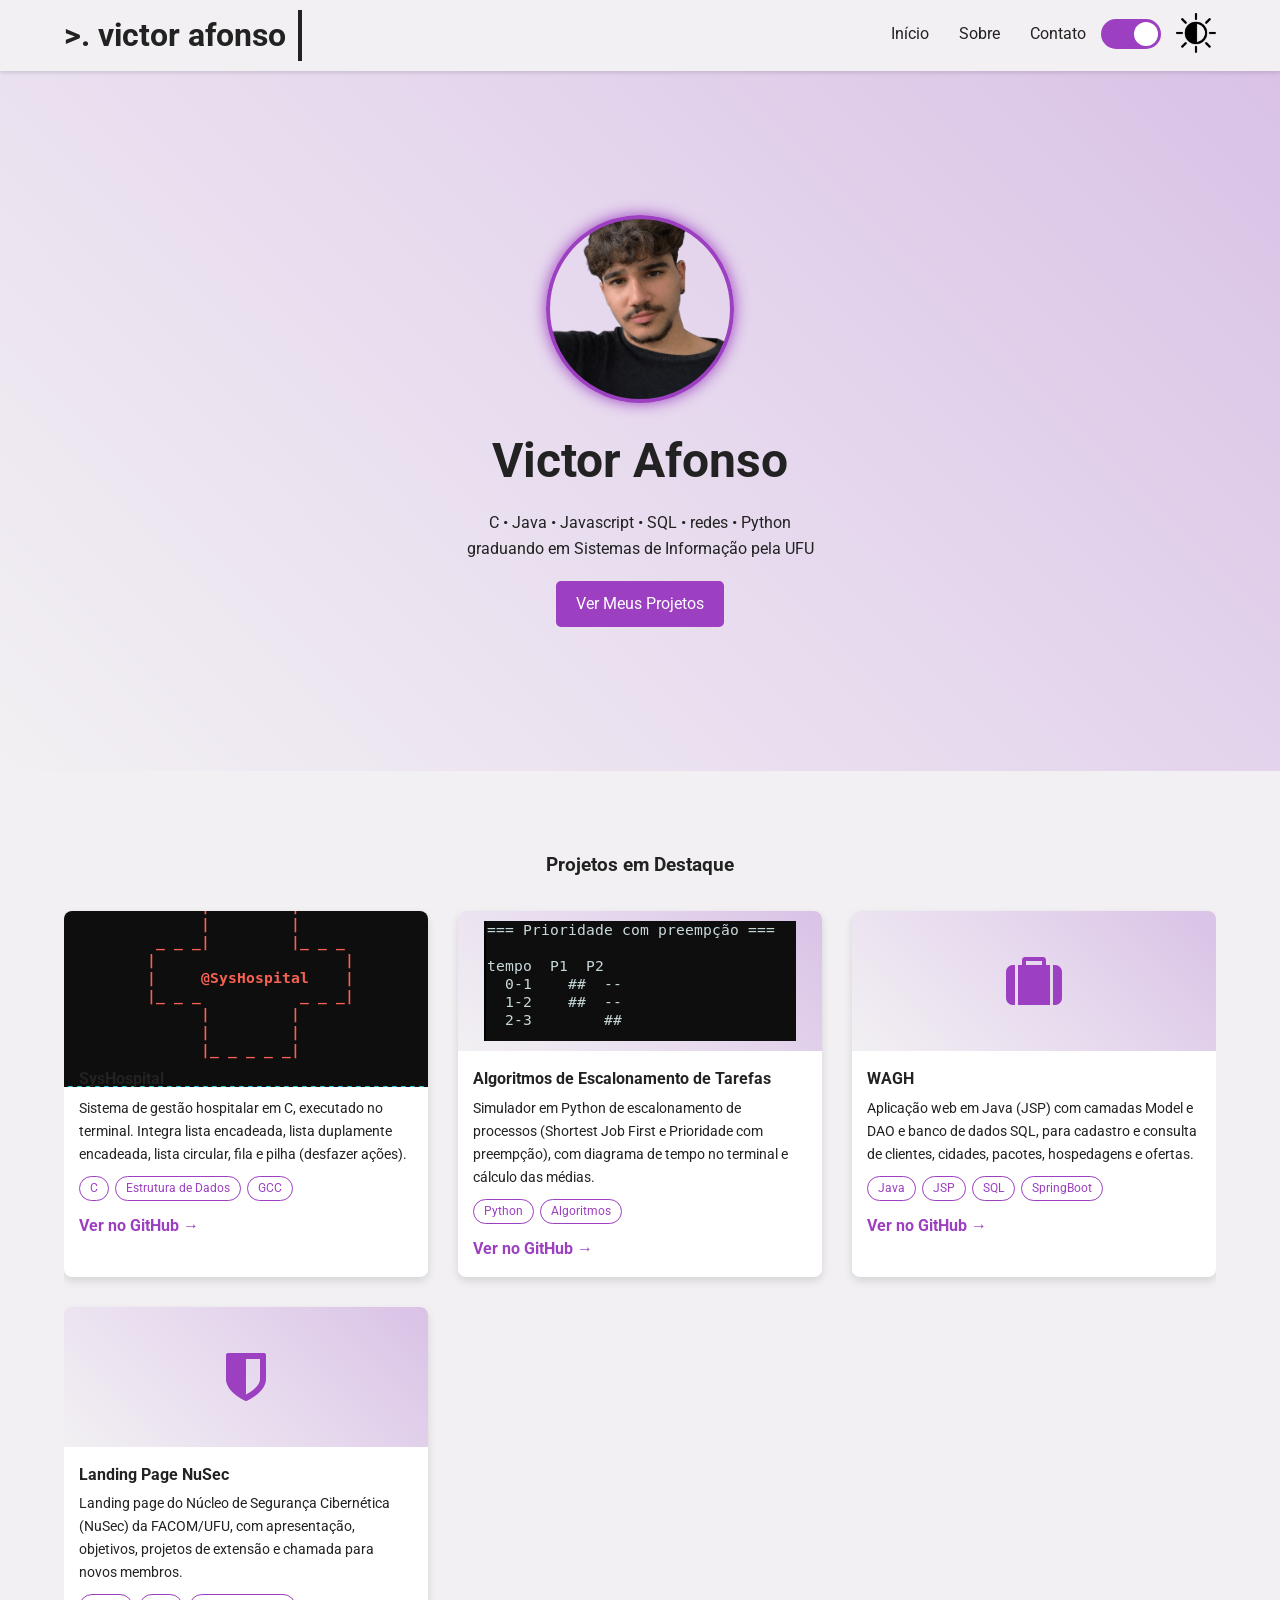
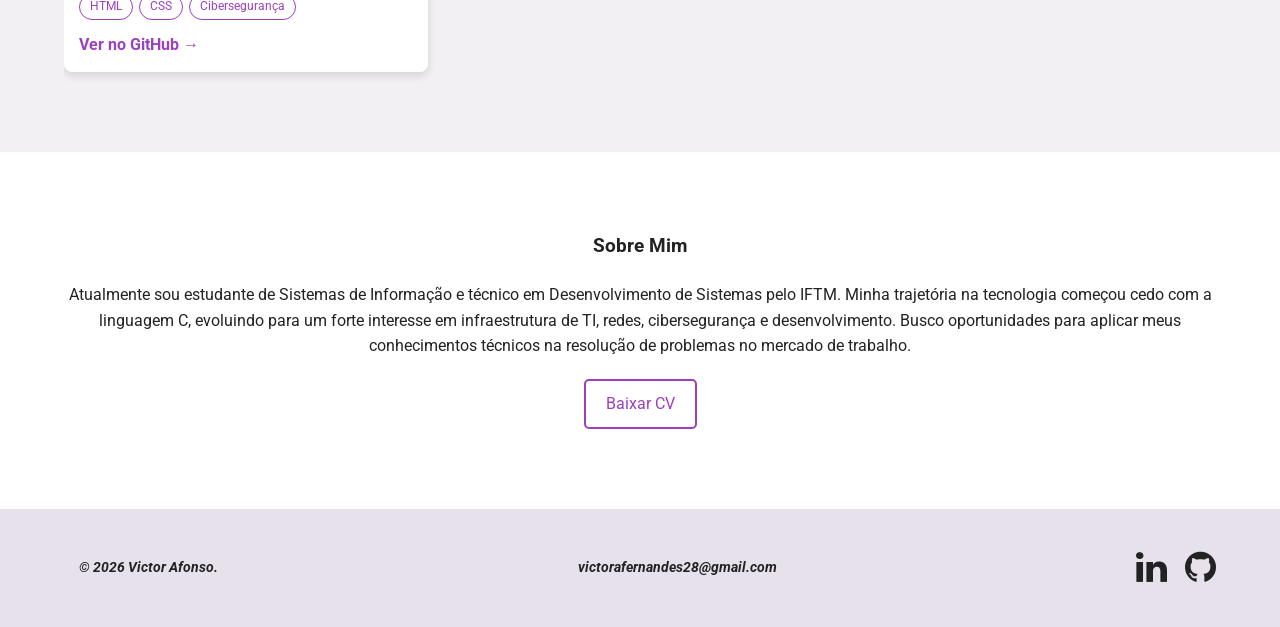
<file: assets/index.html>
<!DOCTYPE html>
<html lang="pt-BR">
<head>
    <meta charset="UTF-8">
    <meta name="viewport" content="width=device-width, initial-scale=1.0">
    <meta name="author" content="Victor Afonso">
    <meta name="description" content="Portfólio de Victor Afonso, graduando em Sistemas de Informação pela UFU: projetos em C, Java, Python, SQL e cibersegurança.">
    <meta name="theme-color" content="#262627">
    <title>Victor Afonso | Portfólio</title>

    <script>
        (function () {
            try {
                var salvo = localStorage.getItem('tema');
                var claro = salvo ? salvo === 'claro'
                                  : window.matchMedia('(prefers-color-scheme: light)').matches;
                if (claro) document.documentElement.classList.add('bright-mode');
            } catch (e) {}
        })();
    </script>

    <link rel="stylesheet" href="css/style.css">
    <link rel="icon" href="icons/favicon.ico">
    <link rel="stylesheet" href="https://cdnjs.cloudflare.com/ajax/libs/font-awesome/4.7.0/css/font-awesome.min.css">
</head>
<body>

    <header>
        <div class="container">
            <h1 class="typing-effect">>. victor afonso</h1>
            <nav>
                <ul>
                    <li><a href="#inicio">Início</a></li>
                    <li><a href="#sobre">Sobre</a></li>
                    <li><a href="#contato">Contato</a></li>
                    <li class="mode">
                        <label class="interruptor" title="Alternar modo claro/escuro">
                            <input type="checkbox" id="tema" aria-label="Ativar modo claro">
                            <span class="slider"></span>
                        </label>
                    </li>
                    <li><img class="imgmode" src="icons/png_modo_noturno.png" alt="" aria-hidden="true"></li>
                </ul>
            </nav>
        </div>
    </header>

    <section id="inicio" class="hero">
        <div class="container">
            <div class="profilepic"></div>

            <h2> Victor Afonso</h2>
            <p>C • Java • Javascript • SQL • redes • Python</p>
            <p>graduando em Sistemas de Informação pela UFU</p>
            <a href="#portfolio" class="cta-button">Ver Meus Projetos</a>
        </div>
    </section>

    <section id="portfolio" class="portfolio">
        <div class="container">
            <h3>Projetos em Destaque</h3>
            <div class="projeto-grid">

                <article class="projeto-card">
                    <div class="projeto-thumb" aria-hidden="true"><img src="icons/syshospital.png" alt="SysHospital"></div>
                    <h4>SysHospital</h4>
                    <p>Sistema de gestão hospitalar em C, executado no terminal. Integra lista encadeada, lista duplamente encadeada, lista circular, fila e pilha (desfazer ações).</p>
                    <ul class="tags"><li>C</li><li>Estrutura de Dados</li><li>GCC</li></ul>
                    <a href="https://github.com/victorafonsofr/SysHospital" target="_blank" rel="noopener noreferrer">Ver no GitHub →</a>
                </article>

                <article class="projeto-card">
                    <div class="projeto-thumb" aria-hidden="true"><img src="icons/esca.png" alt="escalonamento"></div>
                    <h4>Algoritmos de Escalonamento de Tarefas</h4>
                    <p>Simulador em Python de escalonamento de processos (Shortest Job First e Prioridade com preempção), com diagrama de tempo no terminal e cálculo das médias.</p>
                    <ul class="tags"><li>Python</li><li>Algoritmos</li></ul>
                    <a href="https://github.com/victorafonsofr/Algoritmos_Escalonamento_de_Tarefas" target="_blank" rel="noopener noreferrer">Ver no GitHub →</a>
                </article>

                <article class="projeto-card">
                    <div class="projeto-thumb" aria-hidden="true"><i class="fa fa-suitcase"></i></div>
                    <h4>WAGH</h4>
                    <p>Aplicação web em Java (JSP) com camadas Model e DAO e banco de dados SQL, para cadastro e consulta de clientes, cidades, pacotes, hospedagens e ofertas.</p>
                    <ul class="tags"><li>Java</li><li>JSP</li><li>SQL</li><li>SpringBoot</li></ul>
                    <a href="https://github.com/victorafonsofr/WAGH" target="_blank" rel="noopener noreferrer">Ver no GitHub →</a>
                </article>

                <article class="projeto-card">
                    <div class="projeto-thumb" aria-hidden="true"><i class="fa fa-shield"></i></div>
                    <h4>Landing Page NuSec</h4>
                    <p>Landing page do Núcleo de Segurança Cibernética (NuSec) da FACOM/UFU, com apresentação, objetivos, projetos de extensão e chamada para novos membros.</p>
                    <ul class="tags"><li>HTML</li><li>CSS</li><li>Cibersegurança</li></ul>
                    <a href="https://github.com/victorafonsofr/Landing-Page-NuSec" target="_blank" rel="noopener noreferrer">Ver no GitHub →</a>
                </article>

            </div>
        </div>
    </section>

    <section id="sobre" class="sobre">
        <div class="container">
            <h3>Sobre Mim</h3>
            <p>Atualmente sou estudante de Sistemas de Informação e técnico em Desenvolvimento de Sistemas pelo IFTM. Minha trajetória na tecnologia começou cedo com a linguagem C, evoluindo para um forte interesse em infraestrutura de TI, redes, cibersegurança e desenvolvimento. Busco oportunidades para aplicar meus conhecimentos técnicos na resolução de problemas no mercado de trabalho.</p>
            <a href="cv.pdf" download="cv.pdf" class="cta-button secondary">Baixar CV</a>
        </div>
    </section>

    <footer id="contato">
        <div class="container">
            <p>&copy; 2026 Victor Afonso.</p>
            <p>victorafernandes28@gmail.com</p>
            <div class="social-links">
                <a href="https://www.linkedin.com/in/victorafonsofr/" target="_blank" rel="noopener noreferrer" aria-label="LinkedIn"><i class="fa fa-linkedin"></i></a>
                <a href="https://github.com/victorafonsofr" target="_blank" rel="noopener noreferrer" aria-label="GitHub"><i class="fa fa-github"></i></a>
            </div>
        </div>
    </footer>

    <script>
        // Botão de tema: marcado = modo claro | desmarcado = modo escuro (padrão do site)
        const interruptor = document.getElementById('tema');
        const raiz = document.documentElement;
        const metaTema = document.querySelector('meta[name="theme-color"]');

        function aplicarTema(claro) {
            raiz.classList.toggle('bright-mode', claro);
            interruptor.checked = claro;
            interruptor.setAttribute('aria-label', claro ? 'Ativar modo escuro' : 'Ativar modo claro');
            metaTema.content = claro ? '#ffffff' : '#262627';
        }

        // sincroniza o botão com o tema já aplicado pelo script do <head>
        aplicarTema(raiz.classList.contains('bright-mode'));

        interruptor.addEventListener('change', () => {
            aplicarTema(interruptor.checked);
            try { localStorage.setItem('tema', interruptor.checked ? 'claro' : 'escuro'); } catch (e) {}
        });
    </script>
</body>
</html>
</file>
<file: assets/css/style.css>
@import url('https://fonts.googleapis.com/css2?family=Roboto:ital,wght@0,100..900;1,100..900&display=swap');

*{
    margin: 0;
    padding: 0;
    font-family: "Roboto",sans-serif;
}
:root {
    color-scheme: dark;
    --cor-principal: #cb6ceb;        /* Roxo de destaque */
    --cor-secundaria: #ffffff;       /* Texto */
    --cor-fundo: #262627;            /* Fundo principal */
    --cor-fundo-escuro: #2b2a2a;     /* Fundo de seção/header */
    --cor-sombra: rgba(0, 0, 0, 0.1);
    --cor-hero: linear-gradient(45deg, rgb(75, 74, 74), rgb(63, 63, 63), black);
    --cor-rodape: #161616;
    --cor-texto-rodape: #ffffff;
    --cor-slider: #444444;
    --filtro-icone: invert(1);       /* ícone do botão é preto: inverte no escuro */
}

/* MODO CLARO: só redefine as variáveis (classe aplicada no <html>) */
html.bright-mode {
    color-scheme: light;
    --cor-principal: #9c3fc0;
    --cor-secundaria: #222222;
    --cor-fundo: #ffffff;
    --cor-fundo-escuro: #f2f0f3;
    --cor-sombra: rgba(0, 0, 0, 0.12);
    --cor-hero: linear-gradient(45deg, #f2f0f3, #e7daee, #d9c2e6);
    --cor-rodape: #e6e1ea;
    --cor-texto-rodape: #222222;
    --cor-slider: #b8b3bd;
    --filtro-icone: none;
}

body {
    font-family: 'Arial', sans-serif;
    line-height: 1.6;
    background-color: var(--cor-fundo);
    color: var(--cor-secundaria);
    transition: background-color 0.3s, color 0.3s;
}

html {
    scroll-behavior: smooth; /* precisa estar no <html>, no body não tinha efeito */
}

.container {
    width: 90%;
    max-width: 1200px;
    margin: auto;
    overflow: hidden;
    padding: 20px 0;
}

h2, h3 {
    margin-bottom: 20px;
    color: var(--cor-secundaria);
}

/* HEADER/NAVEGAÇÃO */
header {
    background: var(--cor-fundo-escuro);
    box-shadow: 0 2px 4px var(--cor-sombra);
    position: sticky;
    top: 0;
    z-index: 100;
}

.typing-effect {
    border-right: 4px solid ;
    width: 13ch;
    white-space: nowrap;
    overflow: hidden;
    animation: typing 2s steps(16), blink 0.5s infinite step-end alternate;
}

@keyframes typing {
    from { width: 0 }
    to { width: 13ch }
}
@keyframes blink {
    50% { border-color: transparent }
}

header .container {
    display: flex;
    justify-content: space-between;
    align-items: center;
    padding: 10px 0;
}

header nav ul {
    list-style: none;
    display: flex;
}

header nav ul li a {
    color: var(--cor-secundaria);
    text-decoration: none;
    padding: 10px 15px;
    display: block;
    transition: color 0.3s;
}

header nav ul li a:hover {
    color: var(--cor-principal);
}

/* BOTÃO CTA GERAL */
.cta-button {
    display: inline-block;
    background: var(--cor-principal);
    color: #fff;
    padding: 10px 20px;
    text-decoration: none;
    border-radius: 5px;
    margin-top: 20px;
    transition: background-color 0.3s;
    border: none;
    cursor: pointer;
}

.cta-button:hover {
    background: #8d34aa;
}

.secondary {
    background: transparent;
    border: 2px solid var(--cor-principal);
    color: var(--cor-principal);
}

.secondary:hover {
    background: var(--cor-principal);
    color: #fff;
}

/* SEÇÃO HERO */
.hero {
    background-image: var(--cor-hero);
    color: var(--cor-secundaria); 
    text-align: center;
    padding: 100px 0;
    min-height: 500px;
    display: flex;
    align-items: center;
    justify-content: center;
    background-color: #e9e9e9; /* Fundo de fallback */
}

.hero h2 {
    font-size: 3em;
    margin-bottom: 10px;
}


.profilepic {
    width: 180px;
    height: 180px;
    background-image: url('../icons/profpic.png'); /* Substitua pelo caminho da sua imagem */
    background-size: cover;
    background-position: center;
    border-radius: 50%;
    margin: 0 auto 20px;
    border: 4px solid var(--cor-principal);
    box-shadow: 0 0 15px var(--cor-principal);
}

/* SEÇÕES GERAIS */
section {
    padding: 60px 0;
    text-align: center;
}

/* SEÇÃO PORTFÓLIO */
.portfolio {
    background: var(--cor-fundo-escuro);
}

.projeto-grid {
    display: grid;
    grid-template-columns: repeat(auto-fit, minmax(300px, 1fr));
    gap: 30px;
    margin-top: 30px;
}

header, .portfolio, .projeto-card {
    transition: background-color 0.3s, color 0.3s, box-shadow 0.3s;
}

.projeto-card {
    background: var(--cor-fundo);
    border-radius: 8px;
    box-shadow: 0 4px 8px var(--cor-sombra);
    overflow: hidden;
    text-align: left;
    transition: transform 0.3s;
}

.projeto-card:hover {
    transform: translateY(-5px);
}

.projeto-thumb {
    height: 140px;
    display: flex;
    align-items: center;
    justify-content: center;
    background: var(--cor-hero);
    color: var(--cor-principal);
    font-size: 56px;
}

.projeto-thumb img {
    font-size: inherit;
}

.tags {
    list-style: none;
    display: flex;
    flex-wrap: wrap;
    gap: 6px;
    padding: 0 15px 12px;
}

.tags li {
    font-size: 0.75em;
    padding: 2px 10px;
    border: 1px solid var(--cor-principal);
    border-radius: 999px;
    color: var(--cor-principal);
}

.projeto-card h4 {
    margin: 15px 15px 5px;
    color: var(--cor-secundaria);
}

.projeto-card p {
    padding: 0 15px 10px;
    font-size: 0.9em;
}

.projeto-card a {
    display: inline-block;
    color: var(--cor-principal);
    text-decoration: none;
    padding: 0 15px 15px;
    font-weight: bold;
}

/* SEÇÃO CONTATO */
.contato form {
    max-width: 600px;
    margin: 20px auto;
    display: flex;
    flex-direction: column;
    gap: 15px;
    text-align: left;
}

.contato input[type="text"],
.contato input[type="email"],
.contato textarea {
    width: 100%;
    padding: 12px;
    border: 1px solid #ccc;
    border-radius: 5px;
    font-size: 1em;
}

/* RODAPÉ */
footer {
    background: var(--cor-rodape);
    color: var(--cor-texto-rodape);
    padding: 20px 0;
    transition: background-color 0.3s, color 0.3s;
    font-size: 0.9em;
}

footer .container {
    display: flex;
    justify-content: space-between;
    align-items: center;
}

footer p,
footer .social-links a {
    color: var(--cor-texto-rodape);
    font-weight: bold;
    font-style: italic;
    text-decoration: none;
    margin-left: 15px;
}

footer .social-links a:hover {
    color: var(--cor-principal);
}

footer .social-links i {
    font-size: 36px;
}

/* Interruptor de modo escuro*/

.interruptor {
    position: relative;
    display: inline-block;
    width: 60px;
    height: 30px;
}

.interruptor input {
    /* escondido visualmente, mas ainda focável pelo teclado (display:none impedia) */
    position: absolute;
    opacity: 0;
    width: 0;
    height: 0;
}

.interruptor input:focus-visible + .slider {
    outline: 2px solid var(--cor-principal);
    outline-offset: 3px;
}

.slider {
    position: absolute;
    cursor: pointer;
    inset: 0;
    background-color: var(--cor-slider);
    border-radius: 30px;
    transition: 0.3s;
}

.slider::before {
    content: "";
    position: absolute;
    width: 24px;
    height: 24px;
    left: 3px;
    top: 3px;
    background-color: white;
    border-radius: 50%;
    transition: 0.3s;
}

/* Quando estiver ativado */
.interruptor input:checked + .slider {
    background-color: var(--cor-principal);
}

.interruptor input:checked + .slider::before {
    transform: translateX(30px);
}

.mode{
    margin-top: 8px;
}

.imgmode{
    height: 40px;
    width: 40px;
    margin-left: 15px;   
    margin-top: 2px;
    filter: var(--filtro-icone);

}

@media (prefers-reduced-motion: reduce) {
    * { transition: none !important; animation: none !important; }
    html { scroll-behavior: auto; }
}

@media (max-width: 768px) {
    header .container {
        flex-direction: column;
    }

    header nav {
        margin-top: 10px;
    }

    header nav ul {
        flex-direction: column;
        text-align: center;
    }

    .hero h2 {
        font-size: 2em;
    }
    
    
    footer .container {
        flex-direction: column;
        gap: 10px;
    }
}
</file>
